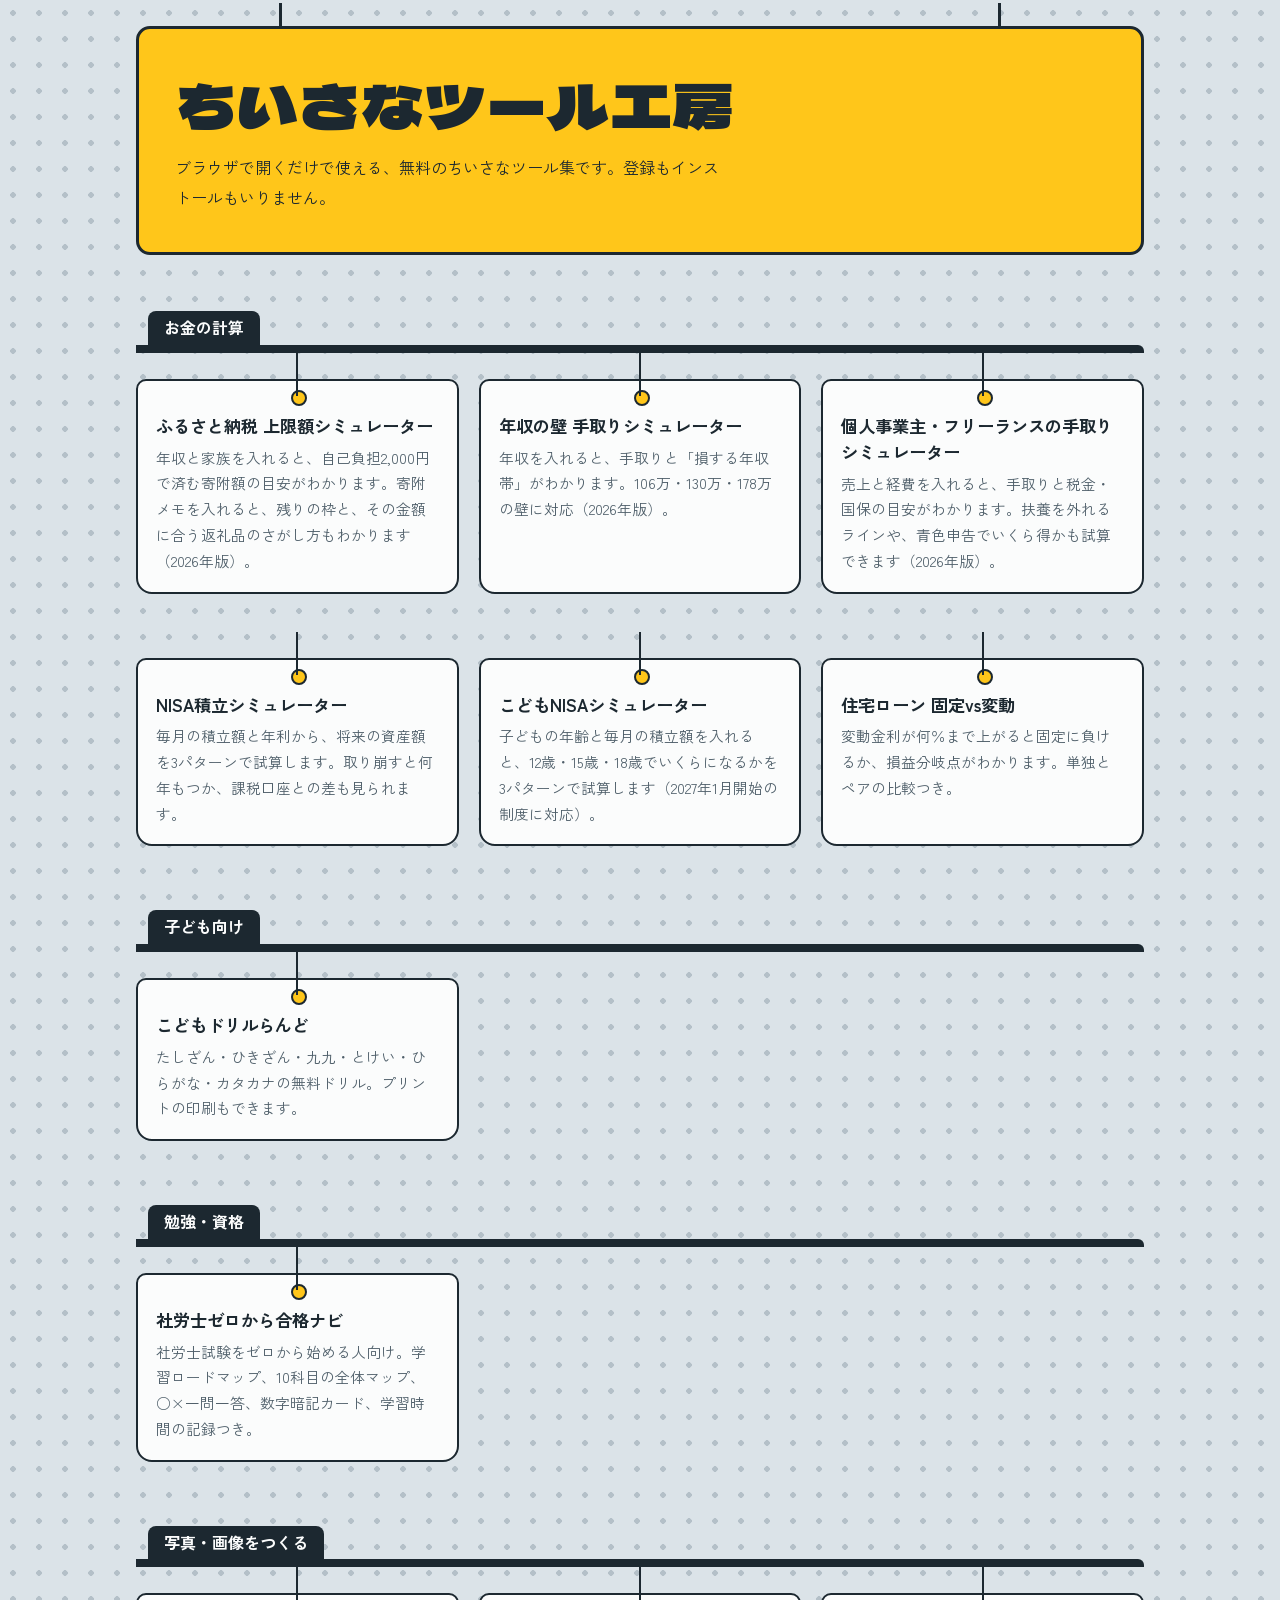
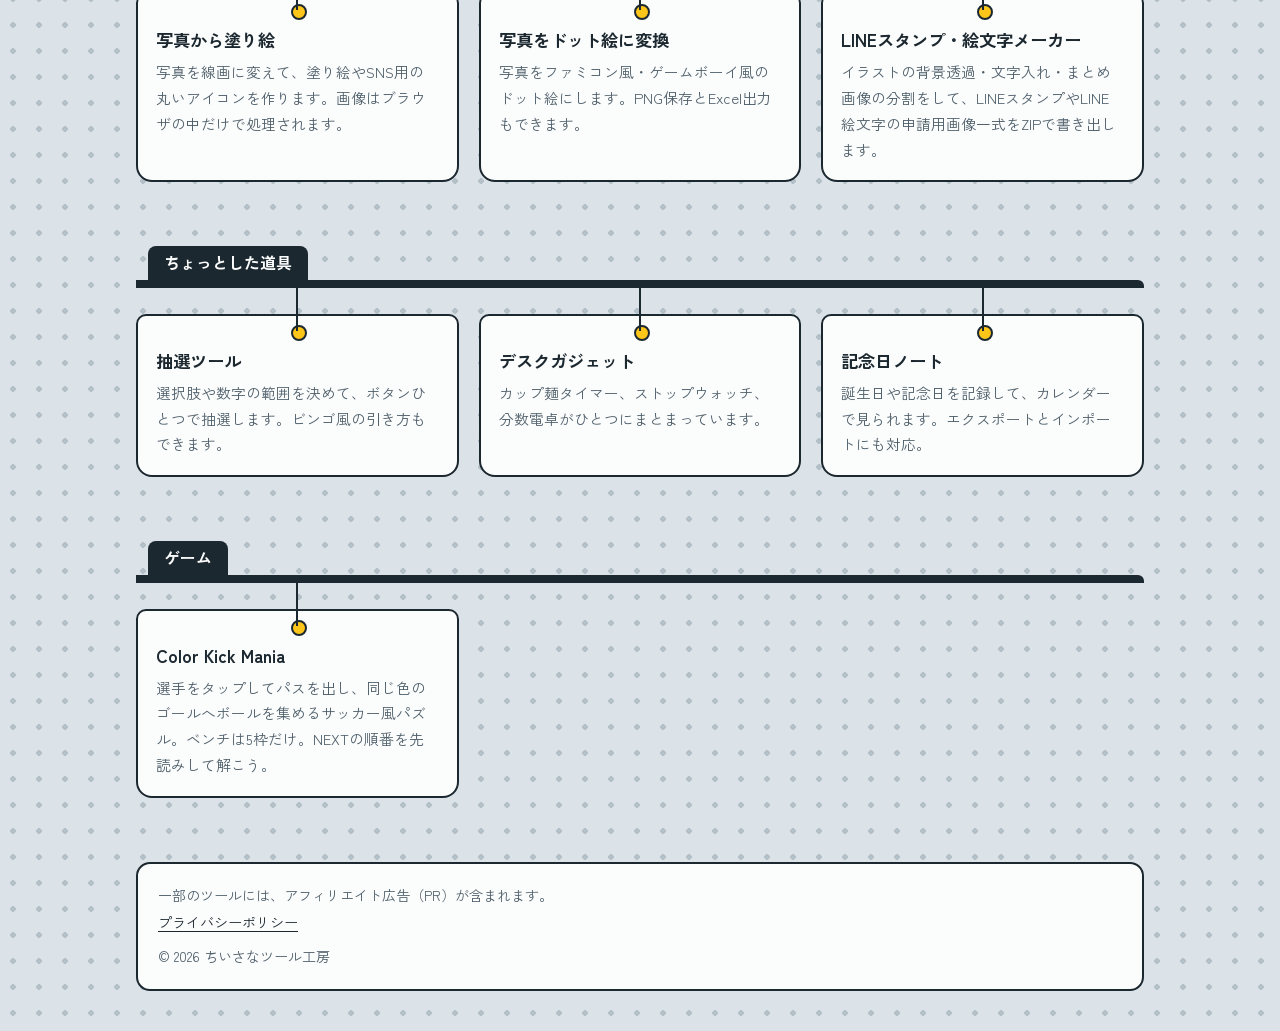
<file: index.html>
<!DOCTYPE html>
<html lang="ja">
<head>
<meta charset="UTF-8">
<meta name="viewport" content="width=device-width, initial-scale=1, viewport-fit=cover">
<title>ちいさなツール工房｜ブラウザで使える無料ツール集</title>
<meta name="description" content="ふるさと納税の上限額・年収の壁・NISA・こどもNISA・住宅ローンの計算、写真の塗り絵やドット絵、LINEスタンプ作り、こども向けドリル、社労士の勉強ツール、サッカー風パズルゲームなど。ブラウザで開くだけで使える、無料のちいさなツールを集めました。">
<link rel="canonical" href="https://zero-kobo.github.io/">
<meta name="theme-color" content="#ffc61a">
<meta property="og:type" content="website">
<meta property="og:site_name" content="ちいさなツール工房">
<meta property="og:title" content="ちいさなツール工房｜ブラウザで使える無料ツール集">
<meta property="og:description" content="ふるさと納税の上限額・年収の壁・NISA・こどもNISA・住宅ローンの計算、写真の塗り絵やドット絵、LINEスタンプ作り、こども向けドリル、社労士の勉強ツール、サッカー風パズルゲームなど。ブラウザで開くだけで使える、無料のちいさなツールを集めました。">
<meta property="og:url" content="https://zero-kobo.github.io/">
<meta property="og:locale" content="ja_JP">
<meta name="twitter:card" content="summary">
<link rel="icon" href="/favicon.ico" sizes="48x48">
<link rel="icon" href="/favicon.svg" type="image/svg+xml">
<link rel="icon" href="/icon-192.png" type="image/png" sizes="192x192">
<link rel="apple-touch-icon" href="/apple-touch-icon.png">
<script type="application/ld+json">{"@context": "https://schema.org", "@type": "WebSite", "name": "ちいさなツール工房", "alternateName": ["ちいさなツール工房 zero-kobo", "zero-kobo"], "url": "https://zero-kobo.github.io/"}</script>
<link rel="preconnect" href="https://fonts.googleapis.com">
<link rel="preconnect" href="https://fonts.gstatic.com" crossorigin>
<link href="https://fonts.googleapis.com/css2?family=Dela+Gothic+One&family=Zen+Kaku+Gothic+New:wght@400;700&display=swap" rel="stylesheet">
<link rel="stylesheet" href="/style.css?v=20261011a">
<!-- Google tag (GA4) -->
<script async src="https://www.googletagmanager.com/gtag/js?id=G-40QSGNSQEL"></script>
<script>window.dataLayer=window.dataLayer||[];function gtag(){dataLayer.push(arguments);}gtag("js",new Date());gtag("config","G-40QSGNSQEL");</script>
</head>
<body class="home">
<div class="wrap">
<header class="sign">
<h1 class="brand">ちいさなツール工房</h1>
<p class="lead">ブラウザで開くだけで使える、無料のちいさなツール集です。登録もインストールもいりません。</p>
</header>
<main>
<section class="shelf" aria-labelledby="g0">
<h2 id="g0">お金の計算</h2>
<ul class="tags">
<li class="tag" style="--i:1"><h3><a href="/furusato-limit/">ふるさと納税 上限額シミュレーター</a></h3><p>年収と家族を入れると、自己負担2,000円で済む寄附額の目安がわかります。寄附メモを入れると、残りの枠と、その金額に合う返礼品のさがし方もわかります（2026年版）。</p></li>
<li class="tag" style="--i:2"><h3><a href="/nenshu-kabe-simulator/">年収の壁 手取りシミュレーター</a></h3><p>年収を入れると、手取りと「損する年収帯」がわかります。106万・130万・178万の壁に対応（2026年版）。</p></li>
<li class="tag" style="--i:3"><h3><a href="/nenshu-kabe-simulator/kojin/">個人事業主・フリーランスの手取りシミュレーター</a></h3><p>売上と経費を入れると、手取りと税金・国保の目安がわかります。扶養を外れるラインや、青色申告でいくら得かも試算できます（2026年版）。</p></li>
<li class="tag" style="--i:4"><h3><a href="/nisa-simulator/">NISA積立シミュレーター</a></h3><p>毎月の積立額と年利から、将来の資産額を3パターンで試算します。取り崩すと何年もつか、課税口座との差も見られます。</p></li>
<li class="tag" style="--i:5"><h3><a href="/nisa-simulator/kodomo/">こどもNISAシミュレーター</a></h3><p>子どもの年齢と毎月の積立額を入れると、12歳・15歳・18歳でいくらになるかを3パターンで試算します（2027年1月開始の制度に対応）。</p></li>
<li class="tag" style="--i:6"><h3><a href="/loan-sim/">住宅ローン 固定vs変動</a></h3><p>変動金利が何％まで上がると固定に負けるか、損益分岐点がわかります。単独とペアの比較つき。</p></li>
</ul>
</section>
<section class="shelf" aria-labelledby="g1">
<h2 id="g1">子ども向け</h2>
<ul class="tags">
<li class="tag" style="--i:7"><h3><a href="/kids-drill/">こどもドリルらんど</a></h3><p>たしざん・ひきざん・九九・とけい・ひらがな・カタカナの無料ドリル。プリントの印刷もできます。</p></li>
</ul>
</section>
<section class="shelf" aria-labelledby="g2">
<h2 id="g2">勉強・資格</h2>
<ul class="tags">
<li class="tag" style="--i:8"><h3><a href="/sharoushi-navi/">社労士ゼロから合格ナビ</a></h3><p>社労士試験をゼロから始める人向け。学習ロードマップ、10科目の全体マップ、○×一問一答、数字暗記カード、学習時間の記録つき。</p></li>
</ul>
</section>
<section class="shelf" aria-labelledby="g3">
<h2 id="g3">写真・画像をつくる</h2>
<ul class="tags">
<li class="tag" style="--i:9"><h3><a href="/photo-to-nurie/">写真から塗り絵</a></h3><p>写真を線画に変えて、塗り絵やSNS用の丸いアイコンを作ります。画像はブラウザの中だけで処理されます。</p></li>
<li class="tag" style="--i:10"><h3><a href="/dot-art/">写真をドット絵に変換</a></h3><p>写真をファミコン風・ゲームボーイ風のドット絵にします。PNG保存とExcel出力もできます。</p></li>
<li class="tag" style="--i:11"><h3><a href="/line-stamp-maker/">LINEスタンプ・絵文字メーカー</a></h3><p>イラストの背景透過・文字入れ・まとめ画像の分割をして、LINEスタンプやLINE絵文字の申請用画像一式をZIPで書き出します。</p></li>
</ul>
</section>
<section class="shelf" aria-labelledby="g4">
<h2 id="g4">ちょっとした道具</h2>
<ul class="tags">
<li class="tag" style="--i:12"><h3><a href="/roulette/">抽選ツール</a></h3><p>選択肢や数字の範囲を決めて、ボタンひとつで抽選します。ビンゴ風の引き方もできます。</p></li>
<li class="tag" style="--i:13"><h3><a href="/cyber-noodle-timer/">デスクガジェット</a></h3><p>カップ麺タイマー、ストップウォッチ、分数電卓がひとつにまとまっています。</p></li>
<li class="tag" style="--i:14"><h3><a href="/anniversary/">記念日ノート</a></h3><p>誕生日や記念日を記録して、カレンダーで見られます。エクスポートとインポートにも対応。</p></li>
</ul>
</section>
<section class="shelf" aria-labelledby="g5">
<h2 id="g5">ゲーム</h2>
<ul class="tags">
<li class="tag" style="--i:15"><h3><a href="/color-kick/">Color Kick Mania</a></h3><p>選手をタップしてパスを出し、同じ色のゴールへボールを集めるサッカー風パズル。ベンチは5枠だけ。NEXTの順番を先読みして解こう。</p></li>
</ul>
</section>
</main>
<footer class="foot">
<p>一部のツールには、アフィリエイト広告（PR）が含まれます。</p>
<p><a href="/privacy.html">プライバシーポリシー</a></p>
<p class="copy">© 2026 ちいさなツール工房</p>
</footer>
</div>
</body>
</html>
</file>
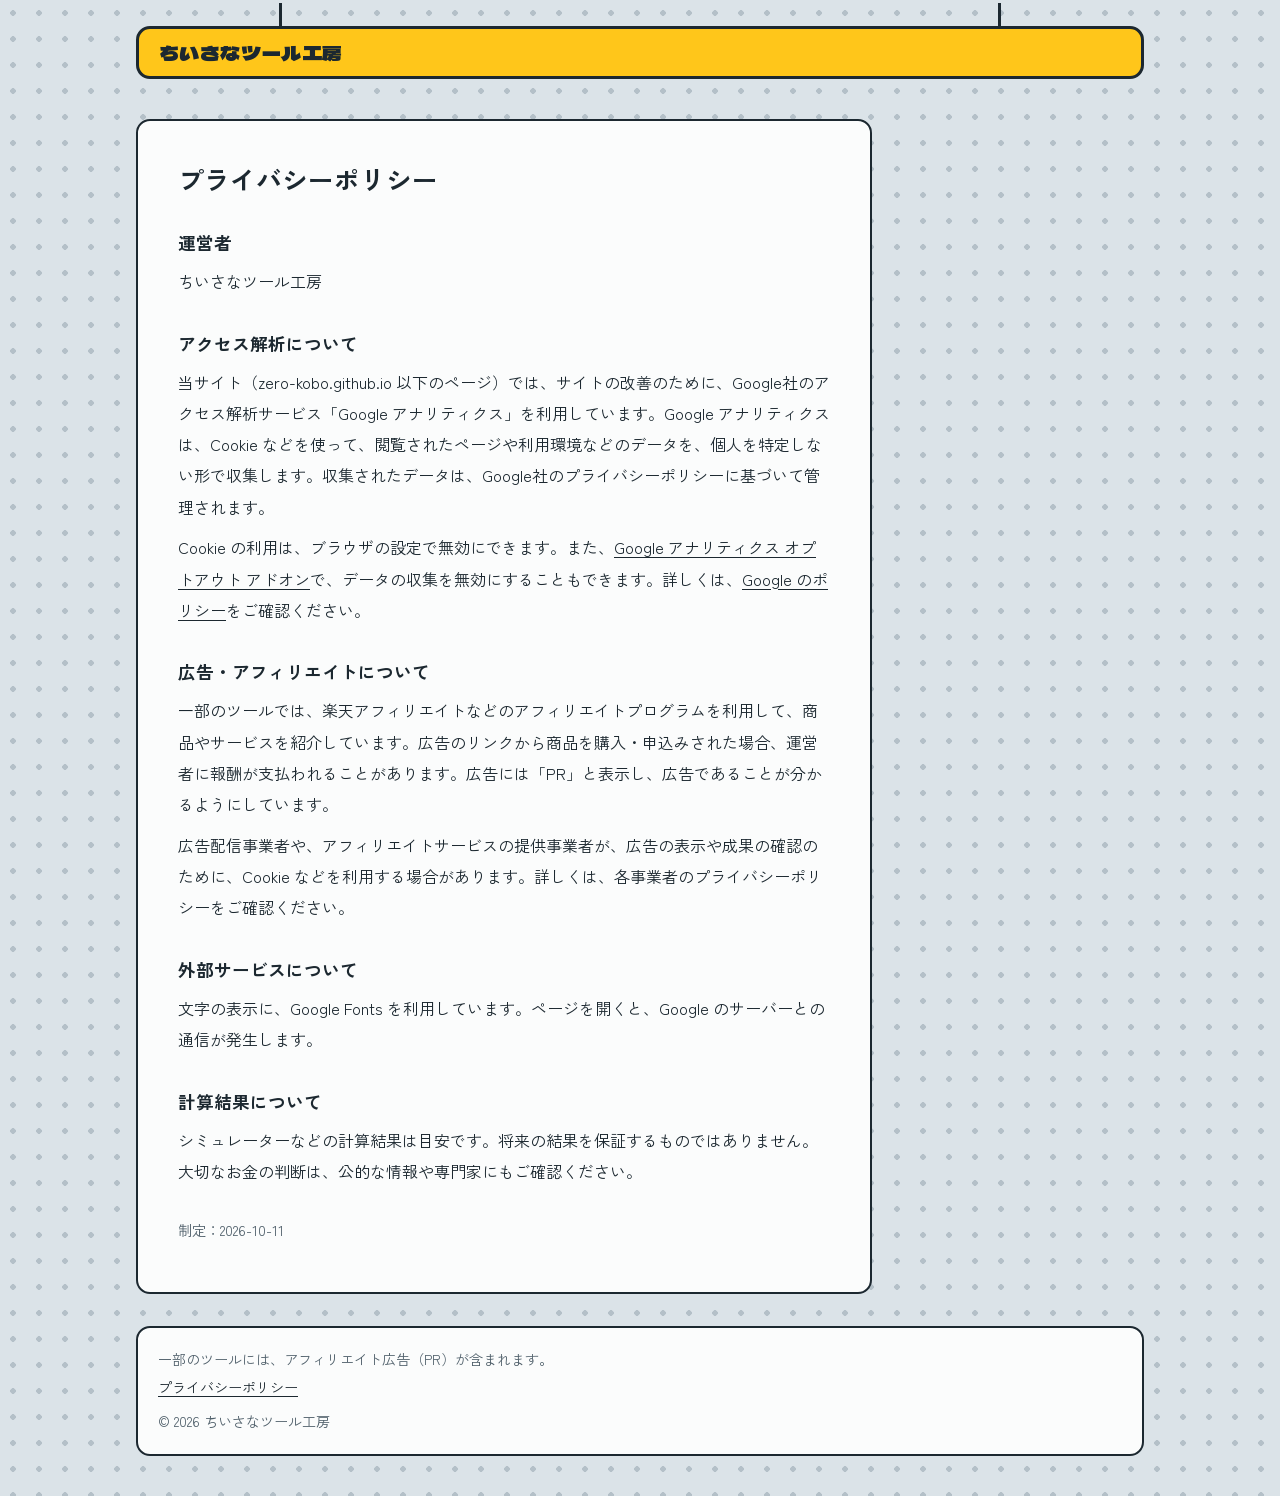
<file: privacy.html>
<!DOCTYPE html>
<html lang="ja">
<head>
<meta charset="UTF-8">
<meta name="viewport" content="width=device-width, initial-scale=1, viewport-fit=cover">
<title>プライバシーポリシー｜ちいさなツール工房</title>
<meta name="description" content="ちいさなツール工房のアクセス解析・広告・外部サービスの利用について。">
<link rel="canonical" href="https://zero-kobo.github.io/privacy.html">
<meta name="theme-color" content="#ffc61a">
<meta property="og:type" content="website">
<meta property="og:site_name" content="ちいさなツール工房">
<meta property="og:title" content="プライバシーポリシー｜ちいさなツール工房">
<meta property="og:description" content="ちいさなツール工房のアクセス解析・広告・外部サービスの利用について。">
<meta property="og:url" content="https://zero-kobo.github.io/privacy.html">
<meta property="og:locale" content="ja_JP">
<meta name="twitter:card" content="summary">
<link rel="icon" href="/favicon.ico" sizes="48x48">
<link rel="icon" href="/favicon.svg" type="image/svg+xml">
<link rel="icon" href="/icon-192.png" type="image/png" sizes="192x192">
<link rel="apple-touch-icon" href="/apple-touch-icon.png">
<link rel="preconnect" href="https://fonts.googleapis.com">
<link rel="preconnect" href="https://fonts.gstatic.com" crossorigin>
<link href="https://fonts.googleapis.com/css2?family=Dela+Gothic+One&family=Zen+Kaku+Gothic+New:wght@400;700&display=swap" rel="stylesheet">
<link rel="stylesheet" href="/style.css?v=20261011a">
<!-- Google tag (GA4) -->
<script async src="https://www.googletagmanager.com/gtag/js?id=G-40QSGNSQEL"></script>
<script>window.dataLayer=window.dataLayer||[];function gtag(){dataLayer.push(arguments);}gtag("js",new Date());gtag("config","G-40QSGNSQEL");</script>
</head>
<body class="doc">
<div class="wrap">
<header class="sign slim"><p class="brand"><a href="/">ちいさなツール工房</a></p></header>
<main class="paper">
<h1>プライバシーポリシー</h1>
<h2>運営者</h2>
<p>ちいさなツール工房</p>
<h2>アクセス解析について</h2>
<p>当サイト（zero-kobo.github.io 以下のページ）では、サイトの改善のために、Google社のアクセス解析サービス「Google アナリティクス」を利用しています。Google アナリティクスは、Cookie などを使って、閲覧されたページや利用環境などのデータを、個人を特定しない形で収集します。収集されたデータは、Google社のプライバシーポリシーに基づいて管理されます。</p>
<p>Cookie の利用は、ブラウザの設定で無効にできます。また、<a href="https://tools.google.com/dlpage/gaoptout?hl=ja" target="_blank" rel="noopener noreferrer">Google アナリティクス オプトアウト アドオン</a>で、データの収集を無効にすることもできます。詳しくは、<a href="https://policies.google.com/technologies/partner-sites?hl=ja" target="_blank" rel="noopener noreferrer">Google のポリシー</a>をご確認ください。</p>
<h2>広告・アフィリエイトについて</h2>
<p>一部のツールでは、楽天アフィリエイトなどのアフィリエイトプログラムを利用して、商品やサービスを紹介しています。広告のリンクから商品を購入・申込みされた場合、運営者に報酬が支払われることがあります。広告には「PR」と表示し、広告であることが分かるようにしています。</p>
<p>広告配信事業者や、アフィリエイトサービスの提供事業者が、広告の表示や成果の確認のために、Cookie などを利用する場合があります。詳しくは、各事業者のプライバシーポリシーをご確認ください。</p>
<h2>外部サービスについて</h2>
<p>文字の表示に、Google Fonts を利用しています。ページを開くと、Google のサーバーとの通信が発生します。</p>
<h2>計算結果について</h2>
<p>シミュレーターなどの計算結果は目安です。将来の結果を保証するものではありません。大切なお金の判断は、公的な情報や専門家にもご確認ください。</p>
<p class="date">制定：2026-10-11</p>
</main>
<footer class="foot">
<p>一部のツールには、アフィリエイト広告（PR）が含まれます。</p>
<p><a href="/privacy.html">プライバシーポリシー</a></p>
<p class="copy">© 2026 ちいさなツール工房</p>
</footer>
</div>
</body>
</html>
</file>
<file: style.css>
/* ちいさなツール工房：壁板に道具を吊るした作業場 */
:root {
  --board: #dbe3e8;
  --hole: #b4c0c8;
  --ink: #1c2830;
  --paper: #fbfcfc;
  --sign: #ffc61a;
  --hover: #fff3c4;
  --muted: #4f5f6a;
  --display: "Dela Gothic One", "Hiragino Sans", "Yu Gothic", "Meiryo", sans-serif;
  --text: "Zen Kaku Gothic New", "Hiragino Sans", "Yu Gothic", "Meiryo", sans-serif;
}

* { box-sizing: border-box; }
html { -webkit-text-size-adjust: 100%; }

body {
  margin: 0;
  background-color: var(--board);
  background-image: radial-gradient(circle, var(--hole) 2.6px, transparent 3px);
  background-size: 26px 26px;
  color: var(--ink);
  font-family: var(--text);
  font-size: 1rem;
  line-height: 1.7;
}

.wrap {
  max-width: 1040px;
  margin: 0 auto;
  padding: 26px 16px 40px;
  padding-left: max(16px, env(safe-area-inset-left));
  padding-right: max(16px, env(safe-area-inset-right));
}

a { color: inherit; }

/* ---- 看板 ---- */
.sign {
  position: relative;
  margin: 0 0 56px;
  padding: clamp(22px, 5vw, 40px) clamp(18px, 4vw, 36px);
  background: var(--sign);
  border: 3px solid var(--ink);
  border-radius: 14px;
}
.sign::before,
.sign::after {
  content: "";
  position: absolute;
  top: -26px;
  width: 3px;
  height: 26px;
  background: var(--ink);
}
.sign::before { left: 14%; }
.sign::after { right: 14%; }

.brand {
  margin: 0;
  font-family: var(--display);
  font-weight: 400;
  font-size: clamp(2rem, 8.5vw, 3.8rem);
  line-height: 1.15;
  letter-spacing: 0.02em;
}
.brand a { text-decoration: none; }
.lead {
  margin: 14px 0 0;
  max-width: 34em;
  line-height: 1.85;
}
.sign.slim { padding: 12px 20px; margin-bottom: 40px; }
.sign.slim .brand { font-size: 1.25rem; }

/* ---- 棚（レール）と札 ---- */
.shelf { margin: 0 0 60px; }
.shelf h2 {
  display: block;
  width: fit-content;
  margin: 0 0 0 12px;
  padding: 4px 16px;
  background: var(--ink);
  color: var(--paper);
  font-family: var(--text);
  font-size: 1rem;
  font-weight: 700;
  line-height: 1.6;
  border-radius: 8px 8px 0 0;
}

.tags {
  display: grid;
  grid-template-columns: repeat(auto-fill, minmax(min(100%, 250px), 1fr));
  gap: 38px 20px;
  margin: 0;
  padding: 0 0 4px;
  list-style: none;
  border-top: 8px solid var(--ink);
  border-radius: 0 6px 6px 6px;
}

.tag {
  position: relative;
  margin-top: 26px;
  padding: 32px 18px 18px;
  background: var(--paper);
  border: 2px solid var(--ink);
  border-radius: 10px 10px 16px 16px;
  transform-origin: 50% -26px;
  transition: transform 0.18s ease, background-color 0.18s ease;
}
/* ひもと穴 */
.tag::before {
  content: "";
  position: absolute;
  top: 9px;
  left: 50%;
  width: 12px;
  height: 12px;
  margin-left: -6px;
  background: var(--sign);
  border: 2px solid var(--ink);
  border-radius: 50%;
}
.tag::after {
  content: "";
  position: absolute;
  top: -28px;
  left: 50%;
  width: 2px;
  height: 43px;
  margin-left: -1px;
  background: var(--ink);
}

.tag h3 {
  margin: 0 0 6px;
  font-size: 1.08rem;
  font-weight: 700;
  line-height: 1.5;
}
.tag h3 a { text-decoration: none; }
/* カード全体をリンクにする */
.tag h3 a::after {
  content: "";
  position: absolute;
  inset: -2px;
  border-radius: 12px 12px 18px 18px;
}
.tag h3 a:focus-visible { outline: none; }
.tag h3 a:focus-visible::after {
  outline: 3px solid var(--ink);
  outline-offset: 3px;
}
.tag p {
  margin: 0;
  color: var(--muted);
  font-size: 0.92rem;
  line-height: 1.75;
}

@media (hover: hover) {
  .tag:hover {
    background: var(--hover);
    transform: translateY(-3px);
  }
}

/* ひらいた直後に、札が一度だけゆれる */
@media (prefers-reduced-motion: no-preference) {
  .home .tag {
    animation: swing 1.7s ease-in-out calc(var(--i, 0) * 70ms) backwards;
  }
}
@keyframes swing {
  0%   { transform: rotate(5deg); }
  22%  { transform: rotate(-3.2deg); }
  44%  { transform: rotate(1.8deg); }
  66%  { transform: rotate(-0.9deg); }
  84%  { transform: rotate(0.35deg); }
  100% { transform: rotate(0); }
}

/* ---- フッター ---- */
.foot {
  padding: 16px 20px;
  background: var(--paper);
  border: 2px solid var(--ink);
  border-radius: 14px;
  color: var(--muted);
  font-size: 0.88rem;
}
.foot p { margin: 4px 0; }
.foot a { color: var(--ink); text-underline-offset: 0.2em; }
.foot .copy { margin-top: 10px; }

/* ---- プライバシーポリシー ---- */
.paper {
  max-width: 46rem;
  margin: 0 0 32px;
  padding: clamp(20px, 5vw, 40px);
  background: var(--paper);
  border: 2px solid var(--ink);
  border-radius: 14px;
}
.paper h1 { margin: 0 0 8px; font-size: 1.6rem; line-height: 1.4; }
.paper h2 { margin: 1.9em 0 0.4em; font-size: 1.1rem; line-height: 1.5; }
.paper p { margin: 0.6em 0; line-height: 1.95; }
.paper a { text-underline-offset: 0.2em; }
.paper .date { margin-top: 2em; color: var(--muted); font-size: 0.9rem; }
</file>
